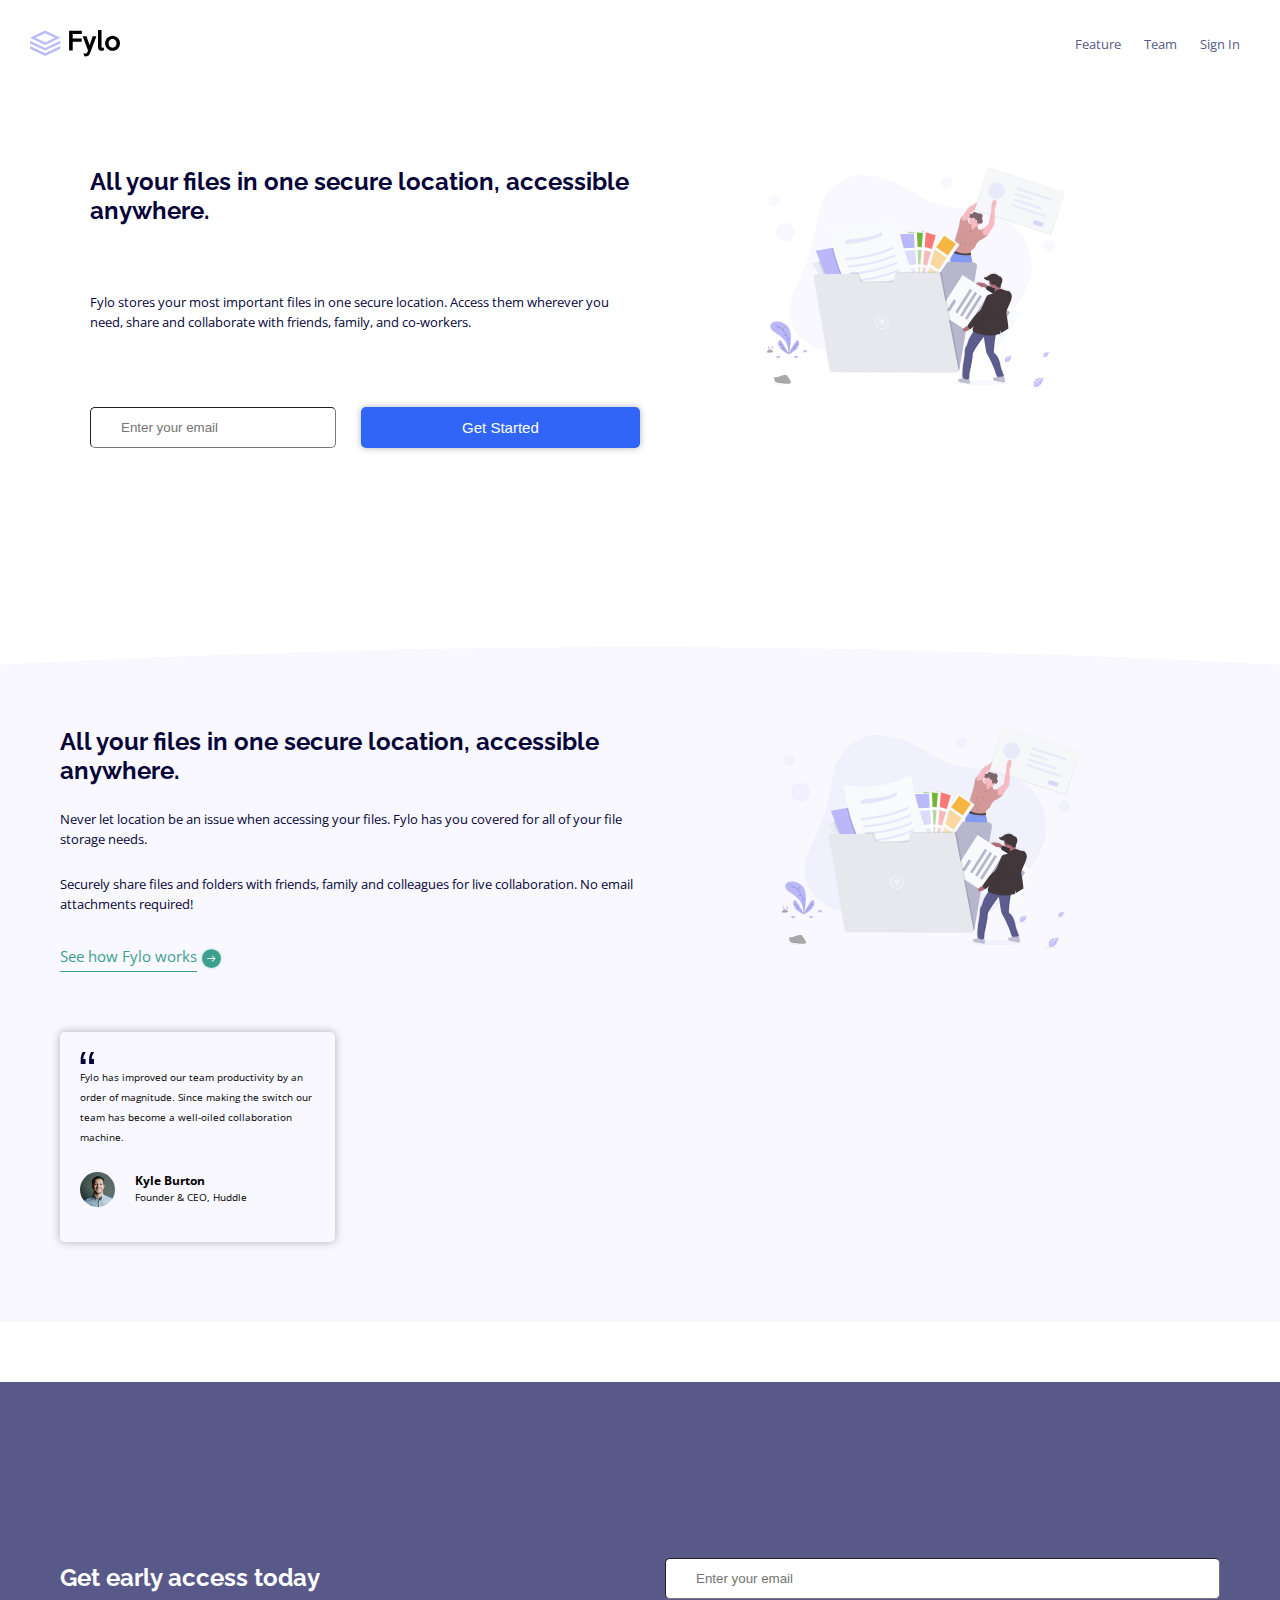
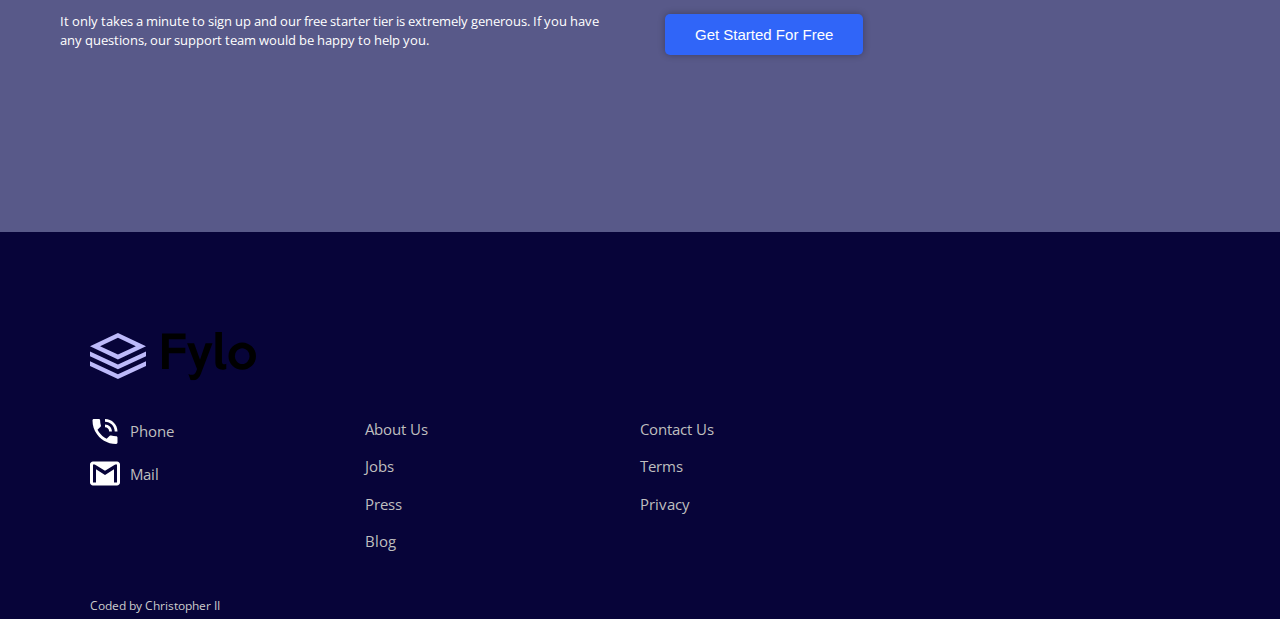
<file: index.html>
<!DOCTYPE html>
<html lang="en">
<head>
  <meta charset="UTF-8">
  <meta name="viewport" content="width=device-width, initial-scale=1.0"> <!-- displays site properly based on user's device -->

  <link rel="icon" type="image/png" sizes="32x32" href="./images/favicon-32x32.png">
  <link rel="stylesheet" href="./index.css">
  <link rel="preconnect" href="https://fonts.googleapis.com">
  <link rel="preconnect" href="https://fonts.gstatic.com" crossorigin>
  <link href="https://fonts.googleapis.com/css2?family=Open+Sans:wght@400;700&family=Raleway:wght@400;700&display=swap" rel="stylesheet">
  <script src="./index.js" defer></script>
  <title>Frontend Mentor | Fylo landing page with two column layout</title>
</head>
<body>
  <header class="header block" style="--padding-inline: 3rem;">
    <nav class="nav flex">
      <img src="./images/logo.svg" alt="Brand Logo">
      <ul class="list list-inline">
        <li class="list__item">
          <a href="#" class="link link-nav link-dblue">Feature</a>
        </li>
        <li class="list__item">
          <a href="#" class="link link-nav link-dblue">Team</a>
        </li>
        <li class="list__item">
          <a href="#" class="link link-nav link-dblue">Sign In</a>
        </li>
      </ul>
    </nav>
    <div class="section block grid grid-1x2 gap" style="--col-gap: 0; --row-gap: 2rem; --padding-inline: 6rem">
      <div class="section-logo">
        <img src="./images/illustration-1.svg" alt="illustration-1">
      </div>
      <div class="section-body grid gap">
        <h1>All your files in one secure location, accessible anywhere.</h1>
        <p>Fylo stores your most important files in one secure location. 
          Access them wherever you need, share and collaborate with friends, 
          family, and co-workers.</p>
      </div>
      <div class="section-action">
        <form class="form flex gap" id="firstForm" method="post" novalidate style="--row-gap: 1rem;">
          <label class="input-container flex" for="email">
            <input class="input" id="email1" name="email" type="email" placeholder="Enter your email" required>
            <span class="input-message">Enter your email</span>
          </label>
          <button type="submit" class="btn btn-blue btn-block">Get Started</button>
        </form>
      </div>
    </div>
  </header>

  <main>
    <div class="section section-bg block grid grid-1x2 gap text-left" style="--col-gap: 0; --row-gap: 2rem; --padding-inline: 6rem">
      <div class="section-logo">
        <img src="./images/illustration-1.svg" alt="illustration-1">
      </div>
      <div class="section-body grid gap">
        <h1>All your files in one secure location, accessible anywhere.</h1>
        <p>Never let location be an issue when accessing your files. Fylo has you 
          covered for all of your file storage needs.</p>
        <p>Securely share files and folders with friends, family and colleagues for 
          live collaboration. No email attachments required!</p>
      </div>
      <div class="section-action">
        <a href="" class="link link-underline link-arrow">
          See how Fylo works
        </a>
      </div>
      <div class="testimonial">
        <p class="testimonial__text">Fylo has improved our team productivity by an order of magnitude. Since 
          making the switch our team has become a well-oiled collaboration machine.
          </p>
        <div class="testimonial-profile flex">
          <img src="./images/avatar-testimonial.jpg" alt="Avatar" class="testimonial__avatar">
          <div class="testimonial-title">
            <p class="testimonial-name">Kyle Burton</p>
            <span class="testimonial-job">Founder & CEO, Huddle</span>
          </div>
        </div>
      </div>
    </div>
    <div class="section block block-light-blue grid grid-1x2 gap" style="--col-gap: 5rem; --row-gap: 2rem; --padding-inline: 6rem">
      <div class="section-body grid gap" style="--row-gap: 2rem;">
        <h1 class="text-white">Get early access today</h1>
        <p class="text-white">It only takes a minute to sign up and our free starter tier is extremely generous. 
          If you have any questions, our support team would be happy to help you.</p>
      </div>
      <div class="section-action">
        <form class="form grid gap" id="secForm" method="post" novalidate style="--row-gap: 1.5rem;">
          <label class="input-container flex" for="email">
            <input class="input" id="email2" name="email" type="email" placeholder="Enter your email" required>
            <span class="input-message">Enter your email</span>
          </label>
          <button class="btn btn-blue btn-block">Get Started For Free</button>
        </form>
      </div>
    </div>
  </main>

  <footer class="footer block bg-dark-blue">
    <div class="footer-image">
      <img src="./images/logo.svg" alt="Brand logo">
    </div>
    <div class="footer-lists grid">
      <ul class="list list-footer">
        <li class="list__item list__icon flex">
          <svg class="icon">
            <use xlink:href="./sprites/sprite.svg#icon-phone"></use>
          </svg>
          <a href="#" class="link link-footer">Phone</a>
        </li>
        <li class="list__item list__icon flex">
          <svg class="icon">
            <use xlink:href="./sprites/sprite.svg#icon-email"></use>
          </svg>
          <a href="#" class="link link-footer">Mail</a>
        </li>
      </ul>
      <ul class="list list-footer">
        <li class="list__item">
          <a href="" class="link link-footer">About Us</a>
        </li>
        <li class="list__item">
          <a href="" class="link link-footer">Jobs</a>
        </li>
        <li class="list__item">
          <a href="" class="link link-footer">Press</a>
        </li>
        <li class="list__item">
          <a href="" class="link link-footer">Blog</a>
        </li>
      </ul>
      <ul class="list list-footer">
        <li class="list__item">
          <a href="" class="link link-footer">Contact Us</a>
        </li>
        <li class="list__item">
          <a href="" class="link link-footer">Terms</a>
        </li>
        <li class="list__item">
          <a href="" class="link link-footer">Privacy</a>
        </li>
      </ul>
    </div>
    <div class="footer-attribution">
      <a href="https://www.instagram.com/christopheriilajom" class="link" target="_blank">Coded by Christopher II</a>
    </div>
  </footer>
</body>
</html>
</file>
<file: index.css>
:root {
    --ff-open: 'Open Sans', sans-serif;
    --ff-raleway: 'Raleway', sans-serif;
    --very-dark-blue: hsl(243, 87%, 12%);
    --desaturated-blue: hsl(238, 22%, 44%);

    /* ### Accent */

    --bright-blue: hsl(224, 93%, 58%);
    --moderate-cyan: hsl(170, 45%, 43%);

    /* ### Neutral */

    --light-grayish-blue: hsl(240, 75%, 98%);
    --light-gray: hsl(0, 0%, 75%);
}

*, *::before, *::after {
    margin: 0;
    padding: 0;
    box-sizing: border-box;
}

html {
    font-size: 62.5%;
}

body {
    font-family: var(--ff-open);
}

h1, h2, h3, h4, h5 , h6 { font-family: var(--ff-raleway);}

h1 { font-size: 2rem;}
h2 { font-size: 1.8rem;}
h3 { font-size: 1.55rem;}

a { text-decoration: none; }

p { line-height: 1.5;}

/* Utilities */

.flex { display: flex;}
.grid { display: grid;}
.gap { 
    column-gap: var(--col-gap);
    row-gap: var(--row-gap);
}
.block { padding-inline: var(--padding-inline); width: 100%;}
.m-auto { margin: 0 auto;}

.text-lgray { color: var(--light-gray);}
.text-white { color: #fff;}
.text-red { color: red;}
.text-light-blue { color: var(--very-dark-blue); opacity: .8;}

.text-center { text-align: center;}
.text-left { text-align: left;}

.bg-dark-blue {
    background-color: var(--very-dark-blue);
}

@media screen and (min-width: 768px) {
    .grid-1x2 { grid-template-columns: repeat(2, 1fr);}
    .grid-1x3 { grid-template-columns: repeat(3, 1fr);}
}

/* List */
.list {
    list-style: none;
}

.list__item {
    font-size: 1.4rem;
}

.list-inline .list__item{
    display: inline-block;
    margin: 0 1rem;
}

.list-footer .list__item {
    margin: 1rem 0 1.75rem;
}

.list__item.list__icon {
    align-items: center;
    column-gap: 1rem;
}

.list__item.list__icon .icon {
    width: 30px;
    height: 25px;
}

/* Links */

.link {
    font-size: 1.5rem;
}

.link-dblue {
    color: var(--desaturated-blue);
}

.link-dblue:hover, .link-dblue:visited {
    color: var(--bright-blue);
}

.link-arrow {
    position: absolute;
    padding-bottom: .5rem;
    border-bottom: 1px solid var(--moderate-cyan);
    color: var(--moderate-cyan);
}

.link-arrow:hover {
    opacity: .8;
}

.link-arrow::after {
    content: '';
    background-image: url('./images/icon-arrow.svg');
    background-position: center;
    background-size: contain;
    top: 0;
    bottom: 0;
    transform: translateX(2px);
    width: 25px;
    height: 25px;
    position: absolute;
    transition: transform .5s ease-in;
}

.link-arrow:hover::after {
    transform: translateX(8px);
}

.link-footer {
    color: var(--light-gray);
}

.link-footer:hover {
    text-decoration: underline;
}

/* Button */

.btn {
    padding: 1.2rem 3rem;
    border-radius: 5px;
    outline: none;
    border-style: none;
    text-transform: capitalize;
    font-size: 1.5rem;
}

.btn-block {
    width: 100%;
}

.btn-blue {
    background-color: var(--bright-blue);
    color: #fff;
    box-shadow: 0 0 7px 0 rgba(0, 0, 0, 0.3);
    transition: all .5s ease-out;
    cursor: pointer;
}

.btn-blue:hover, .btn-blue:focus {
    opacity: .8;
}

/* Input */

.input-container {
    width: 100%;
    flex-direction: column;
    position: relative;
}

.input {
    width: 100%;
    padding: 1.2rem 3rem;
    border-radius: 5px;
    outline: none;
    border-width: 1px;
}

.input-error {
    border-color: red;
    margin-bottom: 1rem;
}

.input-message {
    margin-left: .8rem;
    max-height: 0;
    overflow: hidden;
    position: absolute;
    bottom: -8px;
}

.input-show {
    max-height: 100vh;
}

@media screen and (min-width: 768px) {
    .input-error {
        margin-bottom: initial;
    }  
    
    .input-message {
        bottom: -15px;
    }
}

/* Section */

.section {
    margin: 4rem auto 5.5rem;
    justify-items: center;
    min-height: 50vh;
    padding-block: 3rem;
}

.section-bg {
    background-image: url('./images/bg-curve-mobile.svg');
    background-repeat: no-repeat;
    background-size: cover;
    background-position: top;
    min-height: 75vh;
    padding-block: 5rem;
}

.section-logo {
    width: 100%;
    max-width: 300px;
}

.section-logo img {
    width: 100%;
}

.section-body {
    text-align: center;
    --row-gap: 2.3rem;
    color: var(--very-dark-blue);
}

.section-action {
    width: 100%;
}

.section-action a {
    text-align: center;
}

.section-action .form {
    flex-direction: column;
}

.section .testimonial {
    margin-top: 3rem;
}

@media screen and (min-width: 768px) {
    .section {
        margin: 5rem auto 6rem;
    }

    .section-bg {
        background-image: url('./images/bg-curve-desktop.svg');
        padding-block: 8rem;
    }

    .section-logo {
        grid-row: 1 / 3;
        grid-column: 2 / 3;
    }

    .section-body {
        text-align: left;
        --row-gap: 1.4rem
    }

    .section-body h1 {
        font-size: 2.4rem;
    }

    .section-body p {
        font-size: 1.3rem;
    }

    .section-action .form {
        flex-direction: row;
        column-gap: 2.5rem;
    }

    .section-action a {
        text-align: left;
    }

    .section-action .form > :nth-child(1) {
        flex-grow: 2;
    }

    .section .testimonial {
        margin-top: 3rem;
        margin-inline: initial;
        justify-self: flex-start;
    }
}

/* Testimonial */
.testimonial {
    padding: 2rem 2rem;
    width: 100%;
    max-width: 275px;
    margin: 0 auto;
    position: relative;
    box-shadow: 0 0 10px 0 rgba(0, 0, 0, 0.3);
    border-radius: 5px;
}

.testimonial::before {
    content: '';
    background-image: url('./images/icon-quotes.svg');
    background-size: contain;
    background-repeat: no-repeat;
    width: 15px;
    height: 15px;
    display: block;
}

.testimonial__text {
    line-height: 2;
    font-size: 1rem;
}

.testimonial-profile {
    column-gap: 2rem;
    margin-top: 2.5rem;
}

.testimonial-profile img {
    width: 100%;
    max-width: 3.5rem;
    border-radius: 50%;
}

.testimonial-name {
    font-weight: 700;
    font-size: 1.2rem;
}

/*  Blocks */

.block-light-blue {
    background-color: var(--desaturated-blue);
    margin-bottom: 0;
}

.grid.block-light-blue {
    place-items: center;
}

@media screen and (min-width: 768px) {
    .block-light-blue .btn-block {
        width: fit-content
    }
}

/* Header */

.nav {
    align-items: center;
    justify-content: space-between;
    margin: 3rem 0 8rem;
}

.nav img {
    width: 90px;
}

.nav .link-nav {
    font-size: 1.25rem;
    color: var(--desaturated-blue);
}

/* Footer */

.footer {
    padding-block: 8rem 3rem;
    --padding-inline: 4rem;
    position: relative;
}

.footer-attribution {
    position: absolute;
    bottom: 5px;
}

.footer-attribution a {
    text-decoration: none;
    color: #ccc;
    font-size: 1.2rem;
}

.footer-image {
    width: 100%;
    fill: #fff !important;
}

.footer-lists {
    margin-top: 2.5rem;
    row-gap: 4rem;
}

@media screen and (min-width: 768px) {
    .footer {
        --padding-inline: 9rem;
        padding-block: 10rem 5rem;
    }

    .footer-lists {
        grid-template-columns: repeat(4, 1fr);
    }
}
</file>
